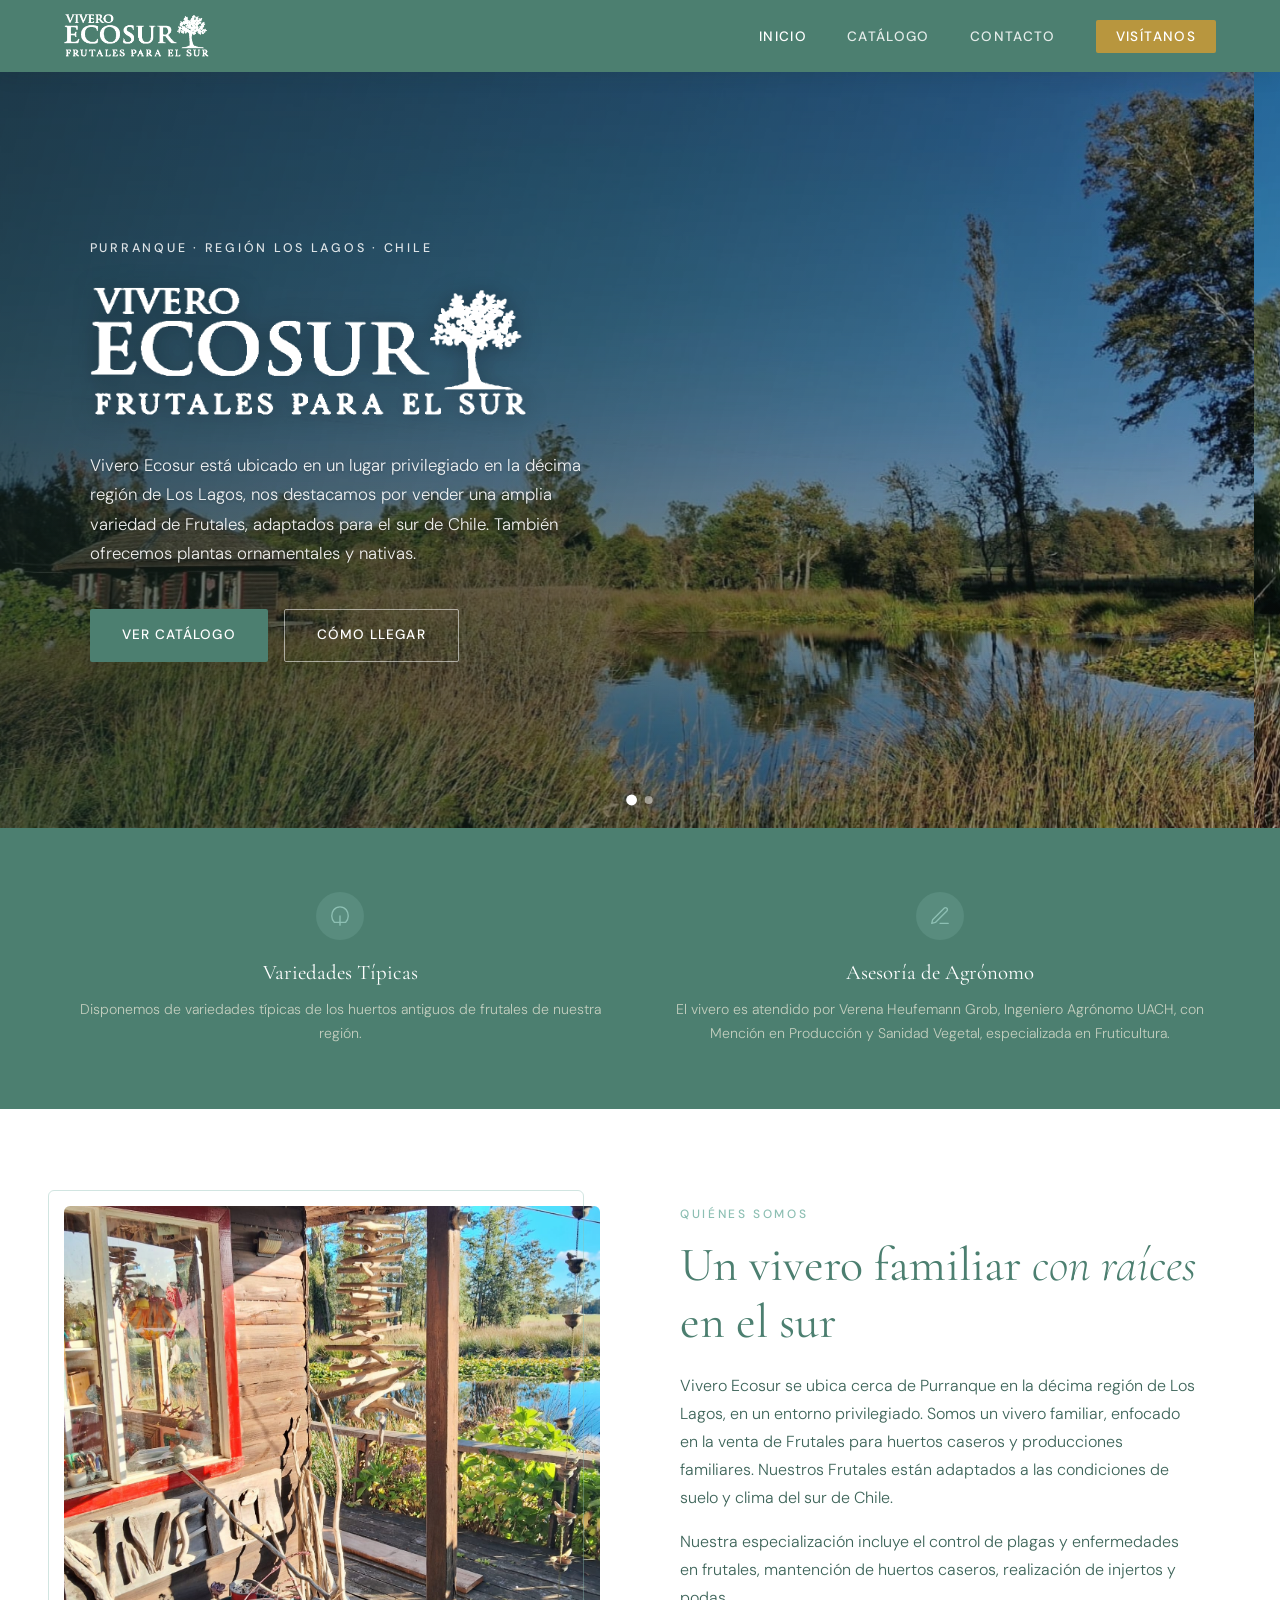
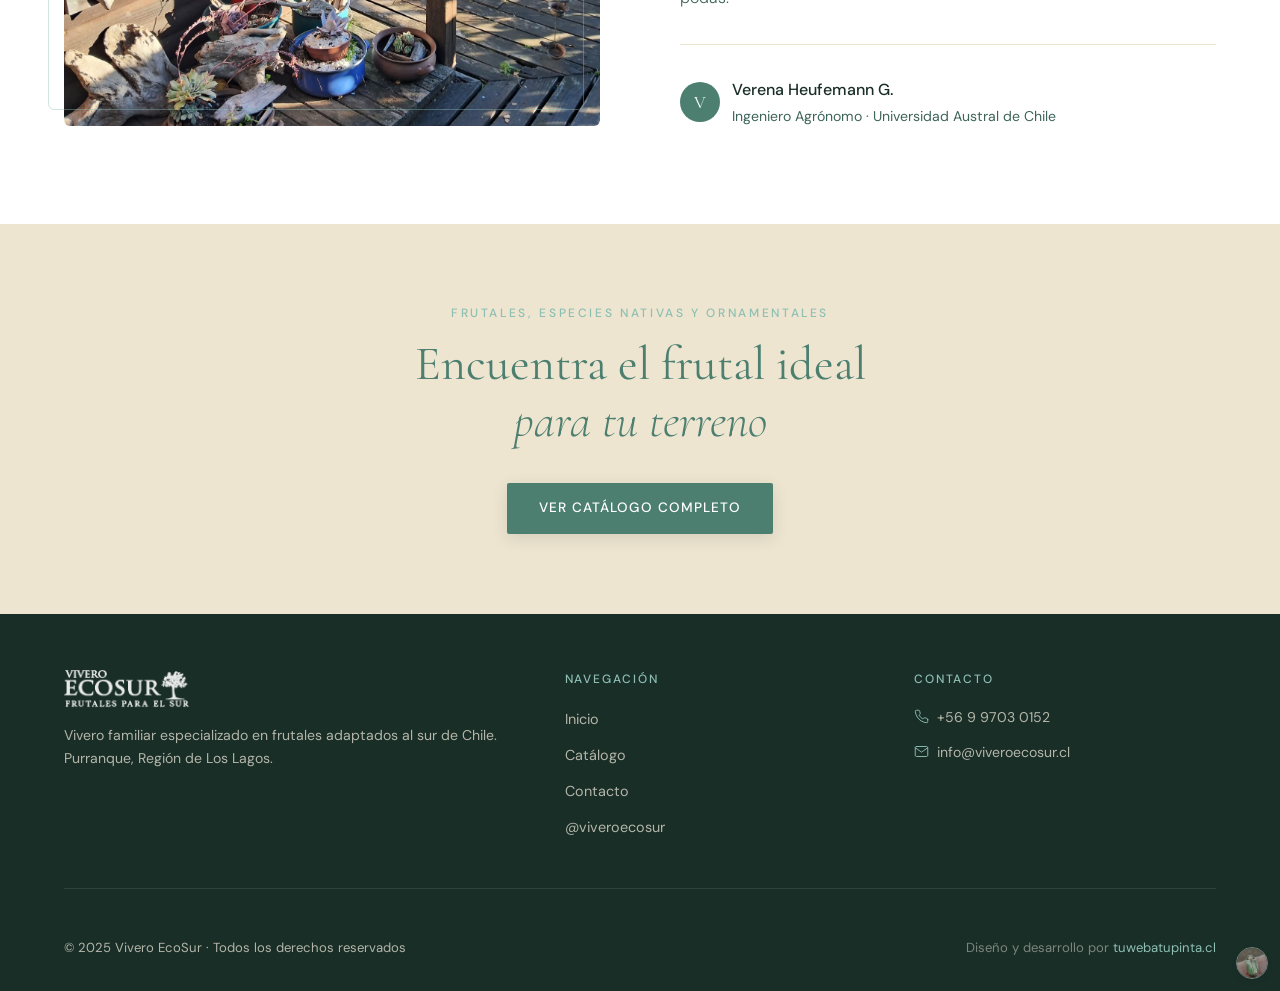
<file: index.html>
<!DOCTYPE html>
<html lang="es">
<head>
  <meta charset="UTF-8">
  <meta name="viewport" content="width=device-width, initial-scale=1.0">
  <title>Vivero EcoSur — Frutales para el Sur de Chile</title>
  <meta name="description" content="Vivero familiar especializado en frutales adaptados al sur de Chile. Purranque, Décima Región de Los Lagos.">
  <meta name="theme-color" content="#4C7F70">
  <link rel="canonical" href="https://viveroecosur.cl/">
  <link rel="stylesheet" href="assets/css/style.css">
  <link rel="preconnect" href="https://fonts.googleapis.com">
  <link rel="preconnect" href="https://fonts.gstatic.com" crossorigin>
</head>
<body>

<nav class="nav">
  <a class="nav-logo" href="index.html"><img src="assets/img/logo.png" alt="Vivero EcoSur"></a>
  <ul class="nav-links">
    <li><a href="index.html" class="active">Inicio</a></li>
    <li><a href="frutales.html">Catálogo</a></li>
    <li><a href="contacto.html">Contacto</a></li>
    <li><a href="contacto.html" class="cta-nav">Visítanos</a></li>
  </ul>
  <button class="nav-toggle" aria-label="Menú"><span></span><span></span><span></span></button>
</nav>

<!-- ─── Hero fullwidth con slider ────────────────────────── -->
<section class="hero">
  <div class="hero-slider" id="heroSlider">
    <div class="hero-slide" style="background-image:url('assets/img/main-06-lago-amplio.jpeg')"></div>
    <div class="hero-slide" style="background-image:url('assets/img/main-02-laguna.jpg')"></div>
  </div>
  <div class="hero-overlay"></div>
  <div class="hero-content">
    <p class="hero-eyebrow">Purranque · Región Los Lagos · Chile</p>
    <img class="hero-logo" src="assets/img/logo.png" alt="Vivero EcoSur — Frutales para el Sur">
    <p class="hero-desc">
      Vivero Ecosur está ubicado en un lugar privilegiado en la décima región de Los Lagos,
      nos destacamos por vender una amplia variedad de Frutales, adaptados para el sur de Chile.
      También ofrecemos plantas ornamentales y nativas.
    </p>
    <div class="hero-ctas">
      <a href="frutales.html" class="btn btn-verde">Ver catálogo</a>
      <a href="contacto.html" class="btn btn-outline">Cómo llegar</a>
    </div>
  </div>
  <div class="hero-dots" id="heroDots">
    <button class="hero-dot active" data-index="0"></button>
    <button class="hero-dot" data-index="1"></button>
  </div>
</section>

<!-- Features -->
<div class="features">
  <div class="feature fade-up">
    <div class="feature-icon">
      <svg viewBox="0 0 24 24" stroke-width="1.5" stroke-linecap="round" stroke-linejoin="round">
        <path d="M12 2C6 2 3 7 3 12c0 3 1.5 5.5 3 7h12c1.5-1.5 3-4 3-7 0-5-3-10-9-10z"/>
        <line x1="12" y1="22" x2="12" y2="12"/>
      </svg>
    </div>
    <h3>Variedades Típicas</h3>
    <p>Disponemos de variedades típicas de los huertos antiguos de frutales de nuestra región.</p>
  </div>
  <div class="feature fade-up" style="transition-delay:.15s">
    <div class="feature-icon">
      <svg viewBox="0 0 24 24" stroke-width="1.5" stroke-linecap="round" stroke-linejoin="round">
        <path d="M12 20h9"/><path d="M16.5 3.5a2.121 2.121 0 013 3L7 19l-4 1 1-4L16.5 3.5z"/>
      </svg>
    </div>
    <h3>Asesoría de Agrónomo</h3>
    <p>El vivero es atendido por Verena Heufemann Grob, Ingeniero Agrónomo UACH, con Mención en Producción y Sanidad Vegetal, especializada en Fruticultura.</p>
  </div>
</div>

<!-- About - ahora con foto de oficina -->
<section class="section about">
  <div class="about-img fade-up">
    <img src="assets/img/oficina.jpg" alt="Oficina del Vivero EcoSur, Purranque" loading="lazy">
  </div>
  <div class="about-text">
    <p class="section-label fade-up">Quiénes somos</p>
    <h2 class="section-title fade-up">Un vivero familiar <em>con raíces</em> en el sur</h2>
    <p class="section-desc fade-up">Vivero Ecosur se ubica cerca de Purranque en la décima región de Los Lagos, en un entorno privilegiado. Somos un vivero familiar, enfocado en la venta de Frutales para huertos caseros y producciones familiares. Nuestros Frutales están adaptados a las condiciones de suelo y clima del sur de Chile.</p>
    <p class="section-desc fade-up" style="margin-top:1rem;transition-delay:.1s">Nuestra especialización incluye el control de plagas y enfermedades en frutales, mantención de huertos caseros, realización de injertos y podas.</p>
    <div class="about-verena fade-up" style="transition-delay:.2s">
      <div class="about-verena-dot">V</div>
      <div>
        <strong>Verena Heufemann G.</strong>
        <p>Ingeniero Agrónomo · Universidad Austral de Chile</p>
      </div>
    </div>
  </div>
</section>

<!-- CTA -->
<section class="cta-banner">
  <p class="section-label fade-up">Frutales, especies nativas y ornamentales</p>
  <h2 class="section-title fade-up">Encuentra el frutal ideal<br><em>para tu terreno</em></h2>
  <div class="fade-up" style="transition-delay:.15s">
    <a href="frutales.html" class="btn btn-verde">Ver catálogo completo</a>
  </div>
</section>

<!-- Footer -->
<footer>
  <div class="footer-grid">
    <div>
      <div class="footer-logo"><img src="assets/img/logo.png" alt="Vivero EcoSur"></div>
      <p class="footer-tagline">Vivero familiar especializado en frutales adaptados al sur de Chile. Purranque, Región de Los Lagos.</p>
    </div>
    <div class="footer-col">
      <h4>Navegación</h4>
      <ul>
        <li><a href="index.html">Inicio</a></li>
        <li><a href="frutales.html">Catálogo</a></li>
        <li><a href="contacto.html">Contacto</a></li>
        <li><a href="https://www.instagram.com/viveroecosur/" target="_blank" rel="noopener">@viveroecosur</a></li>
      </ul>
    </div>
    <div class="footer-col">
      <h4>Contacto</h4>
      <div class="footer-contact-item">
        <svg viewBox="0 0 24 24" stroke-width="1.5" stroke-linecap="round" stroke-linejoin="round"><path d="M22 16.92v3a2 2 0 01-2.18 2 19.79 19.79 0 01-8.63-3.07 19.5 19.5 0 01-6-6A19.79 19.79 0 012.12 4.18 2 2 0 014.11 2h3a2 2 0 012 1.72c.127.96.361 1.903.7 2.81a2 2 0 01-.45 2.11L8.09 9.91a16 16 0 006 6l1.27-1.27a2 2 0 012.11-.45c.907.339 1.85.573 2.81.7A2 2 0 0122 16.92z"/></svg>
        <a href="tel:+56999703152">+56 9 9703 0152</a>
      </div>
      <div class="footer-contact-item">
        <svg viewBox="0 0 24 24" stroke-width="1.5" stroke-linecap="round" stroke-linejoin="round"><path d="M4 4h16c1.1 0 2 .9 2 2v12c0 1.1-.9 2-2 2H4c-1.1 0-2-.9-2-2V6c0-1.1.9-2 2-2z"/><polyline points="22,6 12,13 2,6"/></svg>
        <a href="mailto:info@viveroecosur.cl">info@viveroecosur.cl</a>
      </div>
    </div>
  </div>
  <div class="footer-bottom">
    <span>© 2025 Vivero EcoSur · Todos los derechos reservados</span>
    <span class="footer-brand">Diseño y desarrollo por <a href="https://tuwebatupinta.cl" target="_blank" rel="noopener">tuwebatupinta.cl</a></span>
  </div>

  <!-- Amuleto sneaky -->
  <div class="amuleto" aria-hidden="true" title="Amuleto de suerte">
    <img src="assets/img/amuleto.jpg" alt="">
  </div>
</footer>

<script src="assets/js/main.js"></script>
</body>
</html>
</file>
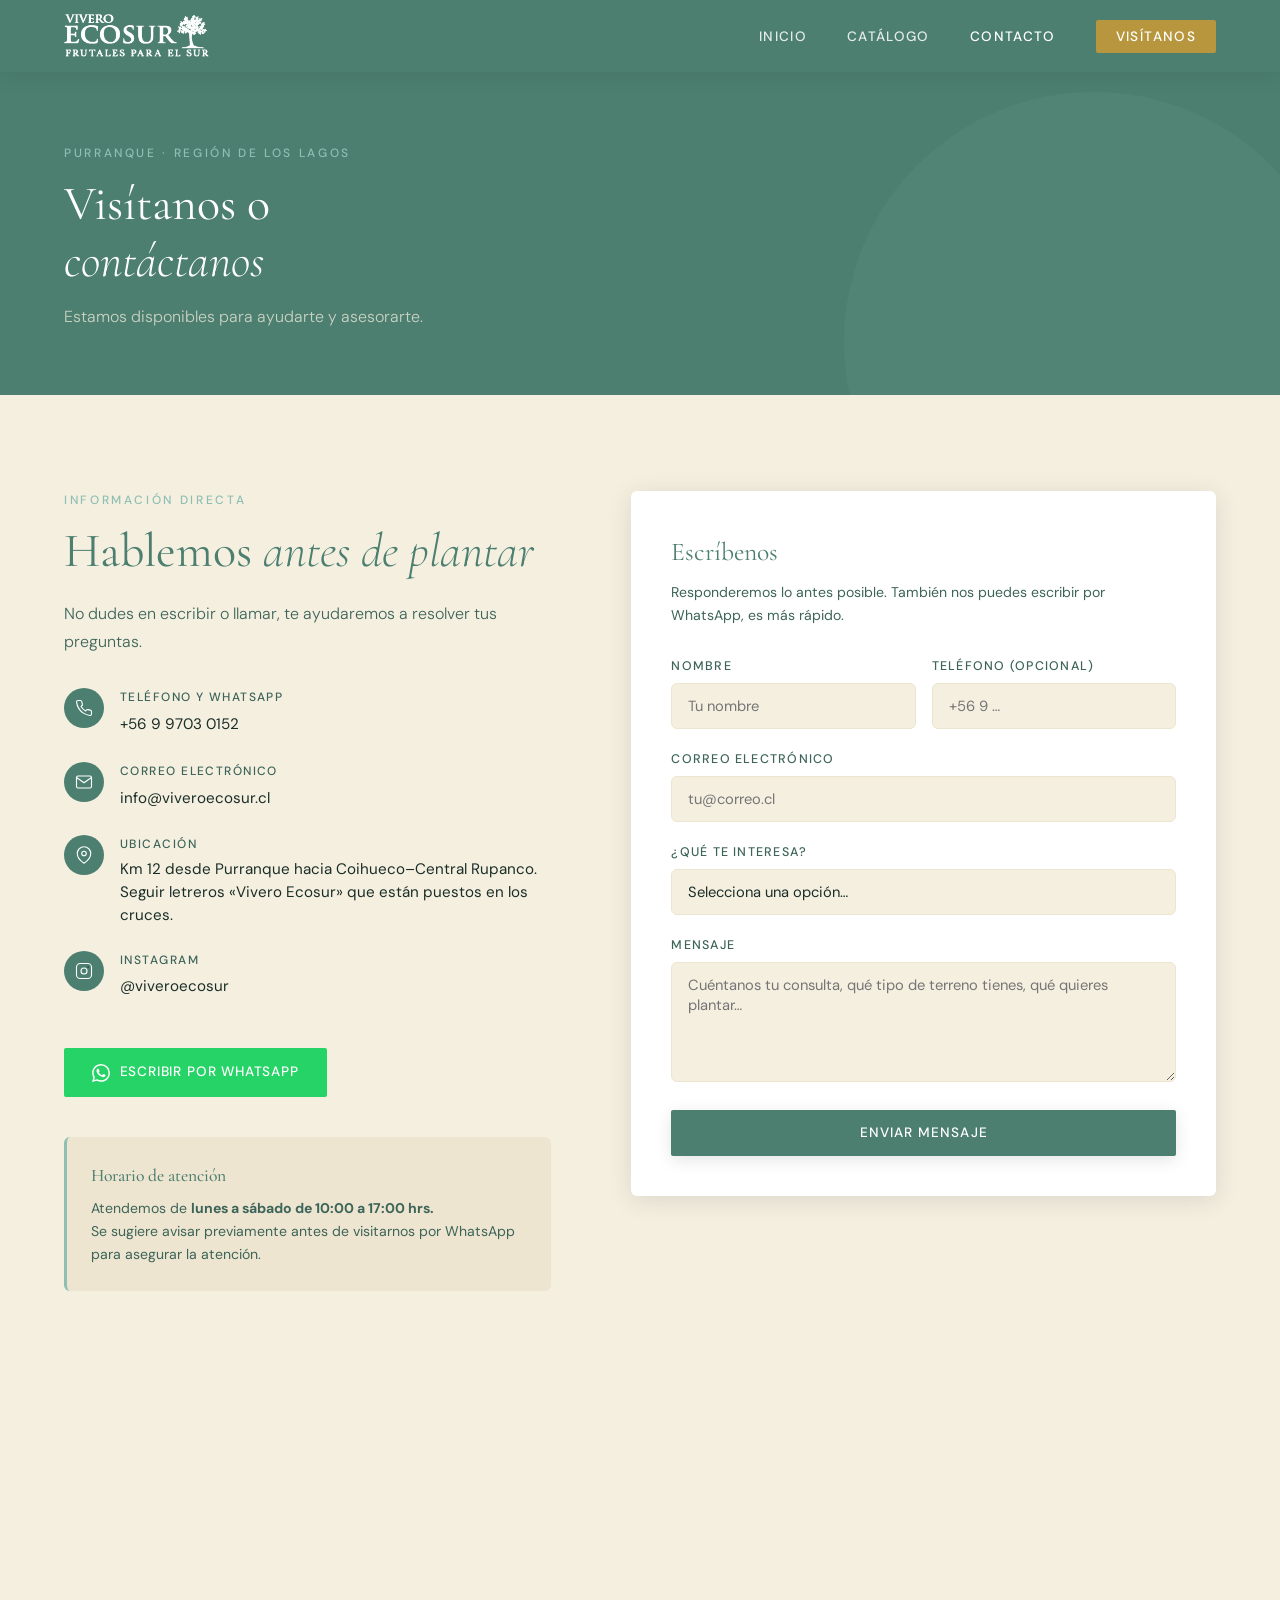
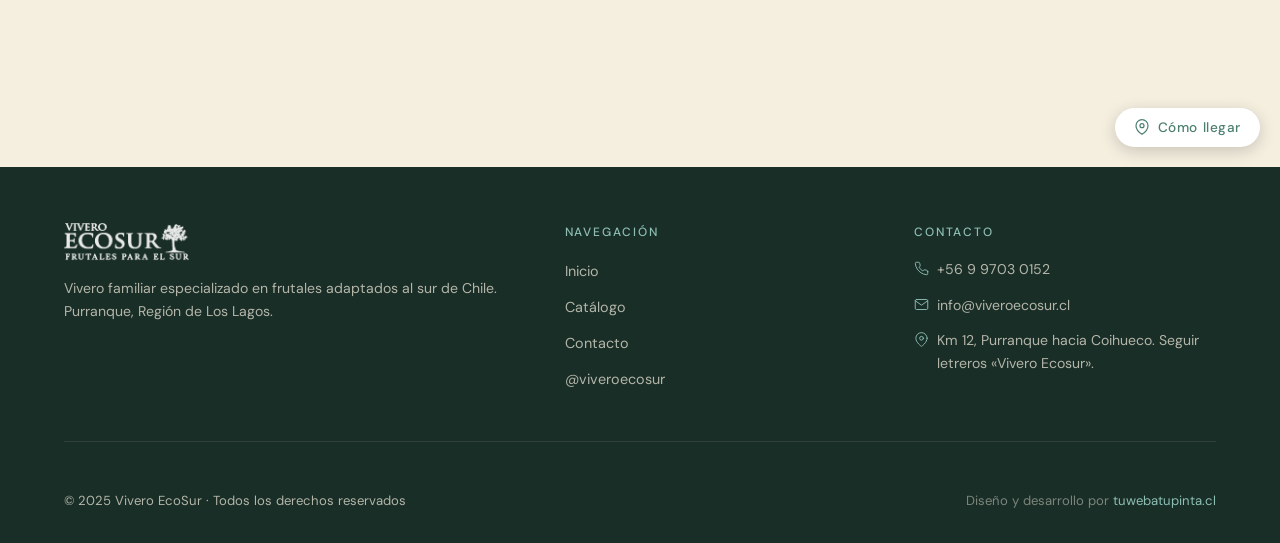
<file: contacto.html>
<!DOCTYPE html>
<html lang="es">
<head>
  <meta charset="UTF-8">
  <meta name="viewport" content="width=device-width, initial-scale=1.0">
  <title>Contacto — Vivero EcoSur</title>
  <meta name="description" content="Visítanos en Purranque, km 12 hacia Coihueco. Atención lunes a sábado 10 a 17 hrs. Teléfono: +56 9 9703 0152.">
  <meta name="theme-color" content="#4C7F70">
  <link rel="canonical" href="https://viveroecosur.cl/contacto">
  <link rel="stylesheet" href="assets/css/style.css">
  <link rel="preconnect" href="https://fonts.googleapis.com">
  <link rel="preconnect" href="https://fonts.gstatic.com" crossorigin>
</head>
<body>

<!-- ─── Nav ─────────────────────────────────────────── -->
<nav class="nav" role="navigation" aria-label="Navegación principal">
  <a class="nav-logo" href="index.html" aria-label="Vivero EcoSur — Inicio">
    <img src="assets/img/logo.png" alt="Vivero EcoSur">
  </a>
  <ul class="nav-links" role="list">
    <li><a href="index.html">Inicio</a></li>
    <li><a href="frutales.html">Catálogo</a></li>
    <li><a href="contacto.html" class="active">Contacto</a></li>
    <li><a href="contacto.html" class="cta-nav">Visítanos</a></li>
  </ul>
  <button class="nav-toggle" aria-label="Menú" aria-expanded="false">
    <span></span><span></span><span></span>
  </button>
</nav>

<!-- ─── Page Header ───────────────────────────────────── -->
<header class="page-header" role="banner">
  <p class="section-label">Purranque · Región de Los Lagos</p>
  <h1 class="section-title">Visítanos o<br><em>contáctanos</em></h1>
  <p class="section-desc" style="margin-top:0.75rem">
    Estamos disponibles para ayudarte y asesorarte.
  </p>
</header>

<!-- ─── Contacto Grid ─────────────────────────────────── -->
<section class="section" aria-label="Información de contacto y formulario">
  <div class="contacto-grid">

    <!-- Info -->
    <div class="contacto-info fade-up">
      <p class="section-label">Información directa</p>
      <h2 class="section-title">Hablemos <em>antes de plantar</em></h2>
      <p class="section-desc">
        No dudes en escribir o llamar, te ayudaremos a resolver tus preguntas.
      </p>

      <div class="info-item" style="margin-top:2rem">
        <div class="info-icon">
          <svg viewBox="0 0 24 24" stroke-width="1.5" stroke-linecap="round" stroke-linejoin="round">
            <path d="M22 16.92v3a2 2 0 01-2.18 2 19.79 19.79 0 01-8.63-3.07 19.5 19.5 0 01-6-6A19.79 19.79 0 012.12 4.18 2 2 0 014.11 2h3a2 2 0 012 1.72c.127.96.361 1.903.7 2.81a2 2 0 01-.45 2.11L8.09 9.91a16 16 0 006 6l1.27-1.27a2 2 0 012.11-.45c.907.339 1.85.573 2.81.7A2 2 0 0122 16.92z"/>
          </svg>
        </div>
        <div>
          <h4>Teléfono y WhatsApp</h4>
          <a href="tel:+56999703 0152">+56 9 9703 0152</a>
        </div>
      </div>

      <div class="info-item">
        <div class="info-icon">
          <svg viewBox="0 0 24 24" stroke-width="1.5" stroke-linecap="round" stroke-linejoin="round">
            <path d="M4 4h16c1.1 0 2 .9 2 2v12c0 1.1-.9 2-2 2H4c-1.1 0-2-.9-2-2V6c0-1.1.9-2 2-2z"/>
            <polyline points="22,6 12,13 2,6"/>
          </svg>
        </div>
        <div>
          <h4>Correo electrónico</h4>
          <a href="mailto:info@viveroecosur.cl">info@viveroecosur.cl</a>
        </div>
      </div>

      <div class="info-item">
        <div class="info-icon">
          <svg viewBox="0 0 24 24" stroke-width="1.5" stroke-linecap="round" stroke-linejoin="round">
            <path d="M21 10c0 7-9 13-9 13s-9-6-9-13a9 9 0 0118 0z"/>
            <circle cx="12" cy="10" r="3"/>
          </svg>
        </div>
        <div>
          <h4>Ubicación</h4>
          <p>Km 12 desde Purranque hacia Coihueco–Central Rupanco.<br>Seguir letreros «Vivero Ecosur» que están puestos en los cruces.</p>
        </div>
      </div>

      <div class="info-item">
        <div class="info-icon">
          <svg viewBox="0 0 24 24" stroke-width="1.5" stroke-linecap="round" stroke-linejoin="round">
            <rect x="2" y="2" width="20" height="20" rx="5" ry="5"/>
            <circle cx="12" cy="12" r="4"/>
            <circle cx="17.5" cy="6.5" r="1" fill="currentColor" stroke="none"/>
          </svg>
        </div>
        <div>
          <h4>Instagram</h4>
          <a href="https://www.instagram.com/viveroecosur/" target="_blank" rel="noopener">@viveroecosur</a>
        </div>
      </div>

      <!-- WhatsApp directo -->
      <a
        class="whatsapp-btn"
        href="https://wa.me/56999703 0152?text=Hola%2C%20me%20interesa%20información%20sobre%20los%20frutales%20del%20vivero."
        target="_blank"
        rel="noopener"
        aria-label="Contactar por WhatsApp"
      >
        <svg viewBox="0 0 24 24" xmlns="http://www.w3.org/2000/svg">
          <path d="M17.472 14.382c-.297-.149-1.758-.867-2.03-.967-.273-.099-.471-.148-.67.15-.197.297-.767.966-.94 1.164-.173.199-.347.223-.644.075-.297-.15-1.255-.463-2.39-1.475-.883-.788-1.48-1.761-1.653-2.059-.173-.297-.018-.458.13-.606.134-.133.298-.347.446-.52.149-.174.198-.298.298-.497.099-.198.05-.371-.025-.52-.075-.149-.669-1.612-.916-2.207-.242-.579-.487-.5-.669-.51-.173-.008-.371-.01-.57-.01-.198 0-.52.074-.792.372-.272.297-1.04 1.016-1.04 2.479 0 1.462 1.065 2.875 1.213 3.074.149.198 2.096 3.2 5.077 4.487.709.306 1.262.489 1.694.625.712.227 1.36.195 1.871.118.571-.085 1.758-.719 2.006-1.413.248-.694.248-1.289.173-1.413-.074-.124-.272-.198-.57-.347m-5.421 7.403h-.004a9.87 9.87 0 01-5.031-1.378l-.361-.214-3.741.982.998-3.648-.235-.374a9.86 9.86 0 01-1.51-5.26c.001-5.45 4.436-9.884 9.888-9.884 2.64 0 5.122 1.03 6.988 2.898a9.825 9.825 0 012.893 6.994c-.003 5.45-4.437 9.884-9.885 9.884m8.413-18.297A11.815 11.815 0 0012.05 0C5.495 0 .16 5.335.157 11.892c0 2.096.547 4.142 1.588 5.945L.057 24l6.305-1.654a11.882 11.882 0 005.683 1.448h.005c6.554 0 11.89-5.335 11.893-11.893a11.821 11.821 0 00-3.48-8.413z"/>
        </svg>
        Escribir por WhatsApp
      </a>

      <div class="contacto-horario">
        <h4>Horario de atención</h4>
        <p>
          Atendemos de <strong>lunes a sábado de 10:00 a 17:00 hrs.</strong><br>
          Se sugiere avisar previamente antes de visitarnos por WhatsApp para asegurar la atención.
        </p>
      </div>
    </div>

    <!-- Formulario -->
    <div class="fade-up" style="transition-delay:0.15s">
      <div class="form-card">
        <h3>Escríbenos</h3>
        <p>Responderemos lo antes posible. También nos puedes escribir por WhatsApp, es más rápido.</p>

        <form id="contact-form" novalidate>
          <input type="hidden" name="access_key" value="cce35af2-34da-418b-8138-a85417afa738">
          <input type="hidden" name="subject" value="Nuevo mensaje desde viveroecosur.cl">
          <input type="hidden" name="from_name" value="Vivero EcoSur Web">

          <div class="form-row">
            <div class="form-group">
              <label for="nombre">Nombre</label>
              <input id="nombre" name="nombre" type="text" placeholder="Tu nombre" required autocomplete="given-name">
            </div>
            <div class="form-group">
              <label for="telefono">Teléfono (opcional)</label>
              <input id="telefono" name="telefono" type="tel" placeholder="+56 9 …" autocomplete="tel">
            </div>
          </div>

          <div class="form-group">
            <label for="email">Correo electrónico</label>
            <input id="email" name="email" type="email" placeholder="tu@correo.cl" required autocomplete="email">
          </div>

          <div class="form-group">
            <label for="asunto">¿Qué te interesa?</label>
            <select id="asunto" name="asunto">
              <option value="">Selecciona una opción…</option>
              <option value="Consulta sobre frutales">Consulta sobre frutales</option>
              <option value="Disponibilidad y precios">Disponibilidad y precios</option>
              <option value="Asesoría de plantación">Asesoría de plantación</option>
              <option value="Injertos y podas">Injertos y podas</option>
              <option value="Otro">Otro</option>
            </select>
          </div>

          <div class="form-group">
            <label for="mensaje">Mensaje</label>
            <textarea id="mensaje" name="mensaje" placeholder="Cuéntanos tu consulta, qué tipo de terreno tienes, qué quieres plantar…" required></textarea>
          </div>

          <input type="text" name="_gotcha" style="display:none" tabindex="-1" autocomplete="off">

          <button type="submit" class="btn btn-verde" style="width:100%;justify-content:center">
            Enviar mensaje
          </button>
        </form>

        <div id="form-success" class="form-success">
          <svg viewBox="0 0 24 24" stroke-width="1.5" stroke-linecap="round" stroke-linejoin="round">
            <path d="M22 11.08V12a10 10 0 11-5.93-9.14"/>
            <polyline points="22 4 12 14.01 9 11.01"/>
          </svg>
          <h4>¡Mensaje enviado!</h4>
          <p>Gracias por escribirnos. Te responderemos a la brevedad.<br>Si necesitas respuesta urgente, escríbenos por WhatsApp.</p>
        </div>
      </div>
    </div>

  </div>
</section>

<!-- ─── Mapa ───────────────────────────────────────────── -->
<div class="mapa-section" aria-label="Ubicación en mapa">
  <iframe
    title="Ubicación Vivero EcoSur — Purranque"
    src="https://www.google.com/maps?q=Vivero+EcoSur+Purranque&hl=es&z=13&output=embed"
    loading="lazy"
    referrerpolicy="no-referrer-when-downgrade"
    allowfullscreen
  ></iframe>
  <a
    class="mapa-cta"
    href="https://www.google.com/maps/dir/?api=1&destination=Vivero+EcoSur+Purranque"
    target="_blank"
    rel="noopener"
  >
    <svg viewBox="0 0 24 24" stroke-width="1.8" stroke-linecap="round" stroke-linejoin="round" fill="none">
      <path d="M21 10c0 7-9 13-9 13s-9-6-9-13a9 9 0 0118 0z"/>
      <circle cx="12" cy="10" r="3"/>
    </svg>
    Cómo llegar
  </a>
</div>

<!-- ─── Footer ────────────────────────────────────────── -->
<footer role="contentinfo">
  <div class="footer-grid">
    <div>
      <div class="footer-logo">
        <img src="assets/img/logo.png" alt="Vivero EcoSur">
      </div>
      <p class="footer-tagline">
        Vivero familiar especializado en frutales adaptados al sur de Chile.<br>
        Purranque, Región de Los Lagos.
      </p>
    </div>
    <div class="footer-col">
      <h4>Navegación</h4>
      <ul>
        <li><a href="index.html">Inicio</a></li>
        <li><a href="frutales.html">Catálogo</a></li>
        <li><a href="contacto.html">Contacto</a></li>
        <li><a href="https://www.instagram.com/viveroecosur/" target="_blank" rel="noopener">@viveroecosur</a></li>
      </ul>
    </div>
    <div class="footer-col">
      <h4>Contacto</h4>
      <div class="footer-contact-item">
        <svg viewBox="0 0 24 24" stroke-width="1.5" stroke-linecap="round" stroke-linejoin="round"><path d="M22 16.92v3a2 2 0 01-2.18 2 19.79 19.79 0 01-8.63-3.07 19.5 19.5 0 01-6-6A19.79 19.79 0 012.12 4.18 2 2 0 014.11 2h3a2 2 0 012 1.72c.127.96.361 1.903.7 2.81a2 2 0 01-.45 2.11L8.09 9.91a16 16 0 006 6l1.27-1.27a2 2 0 012.11-.45c.907.339 1.85.573 2.81.7A2 2 0 0122 16.92z"/></svg>
        <a href="tel:+56999703 0152">+56 9 9703 0152</a>
      </div>
      <div class="footer-contact-item">
        <svg viewBox="0 0 24 24" stroke-width="1.5" stroke-linecap="round" stroke-linejoin="round"><path d="M4 4h16c1.1 0 2 .9 2 2v12c0 1.1-.9 2-2 2H4c-1.1 0-2-.9-2-2V6c0-1.1.9-2 2-2z"/><polyline points="22,6 12,13 2,6"/></svg>
        <a href="mailto:info@viveroecosur.cl">info@viveroecosur.cl</a>
      </div>
      <div class="footer-contact-item">
        <svg viewBox="0 0 24 24" stroke-width="1.5" stroke-linecap="round" stroke-linejoin="round"><path d="M21 10c0 7-9 13-9 13s-9-6-9-13a9 9 0 0118 0z"/><circle cx="12" cy="10" r="3"/></svg>
        <span>Km 12, Purranque hacia Coihueco. Seguir letreros «Vivero Ecosur».</span>
      </div>
    </div>
  </div>
  <div class="footer-bottom">
    <span>© 2025 Vivero EcoSur · Todos los derechos reservados</span>
    <span class="footer-brand">Diseño y desarrollo por <a href="https://tuwebatupinta.cl" target="_blank" rel="noopener">tuwebatupinta.cl</a></span>
  </div>
</footer>

<script src="assets/js/main.js"></script>
</body>
</html>
</file>
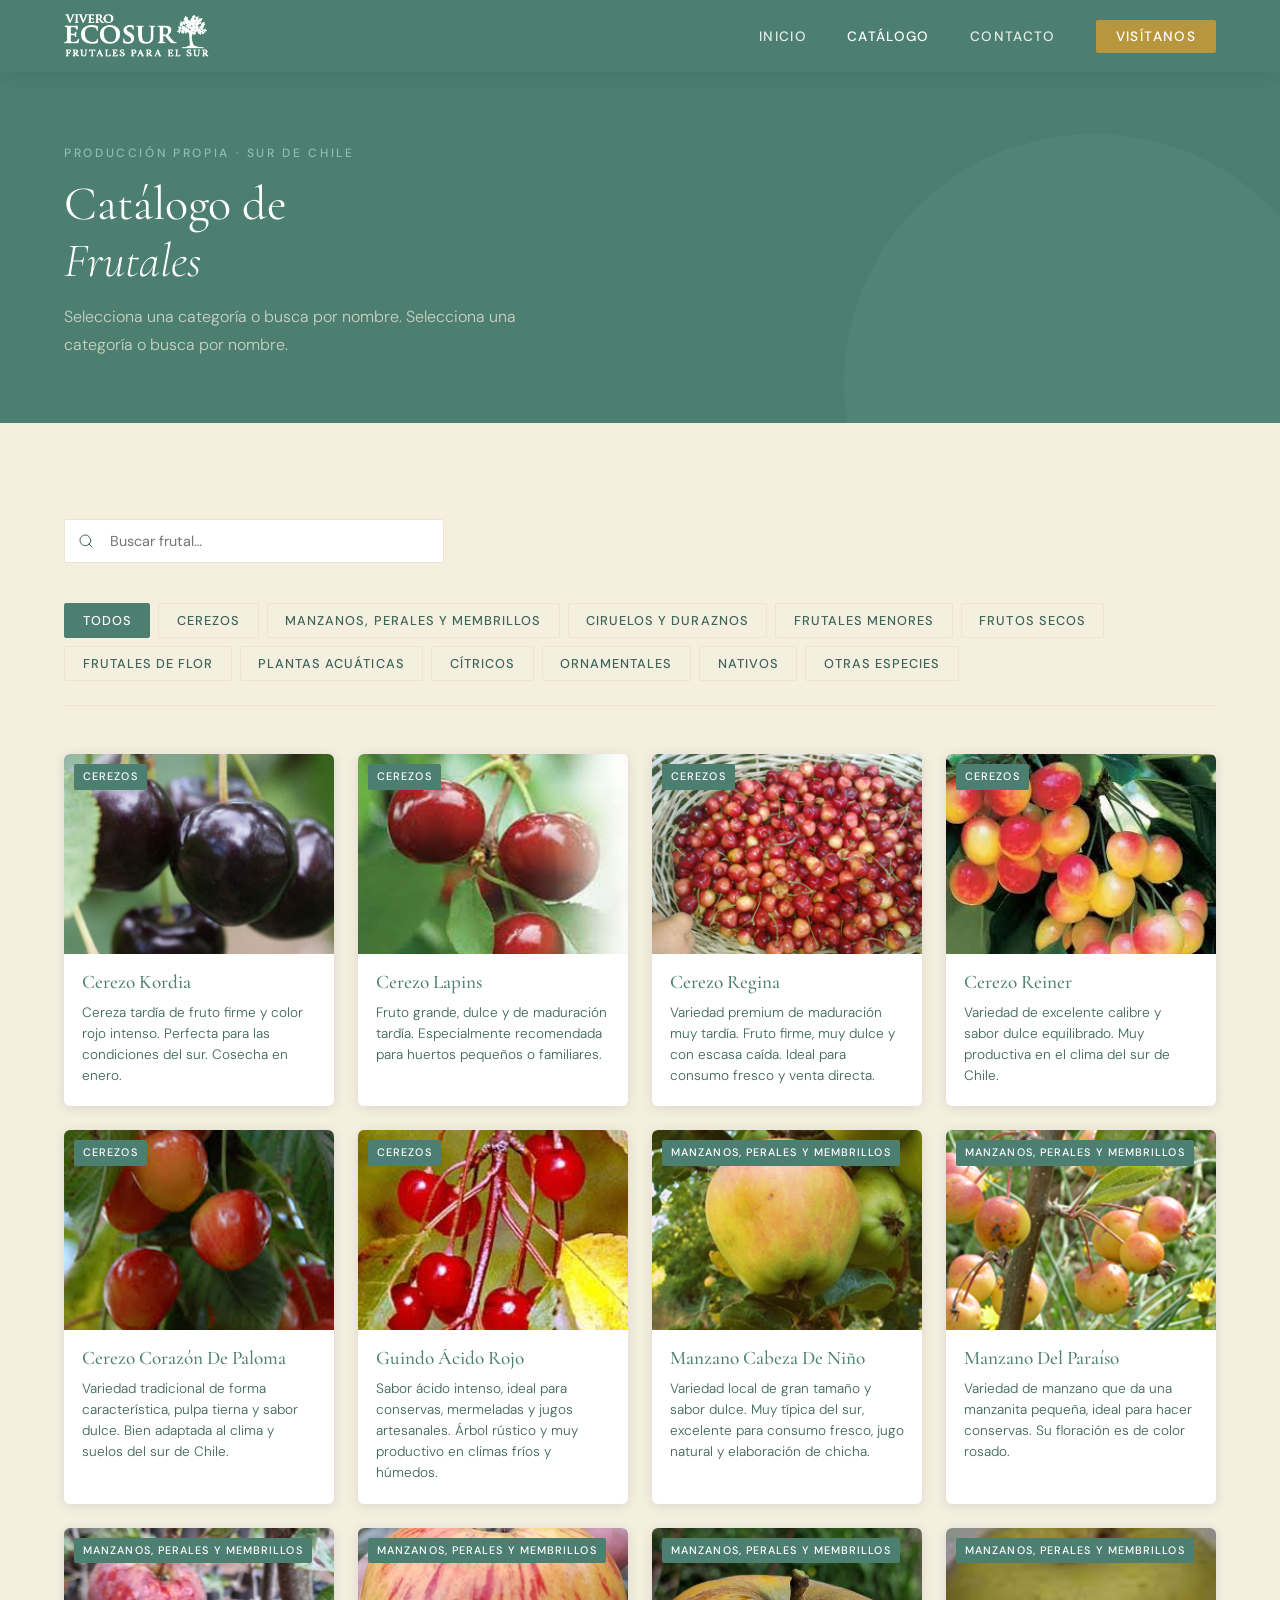
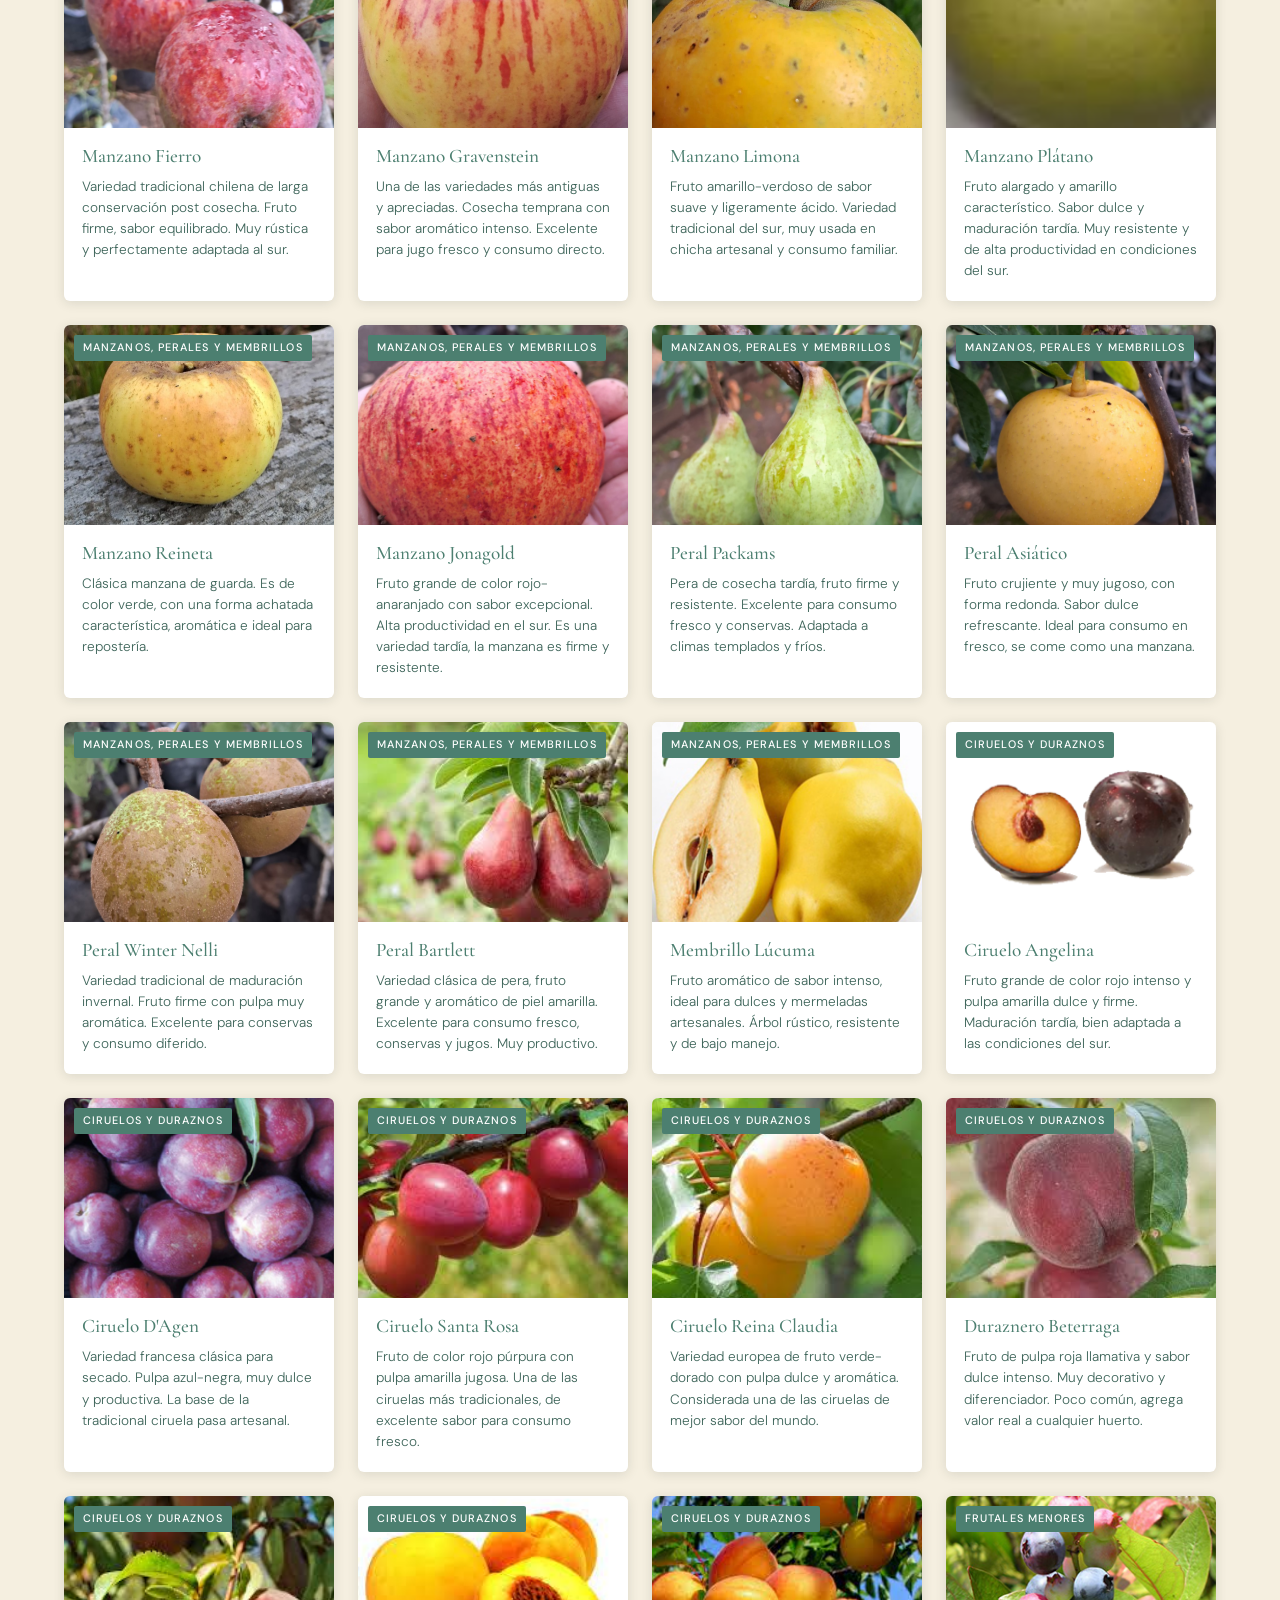
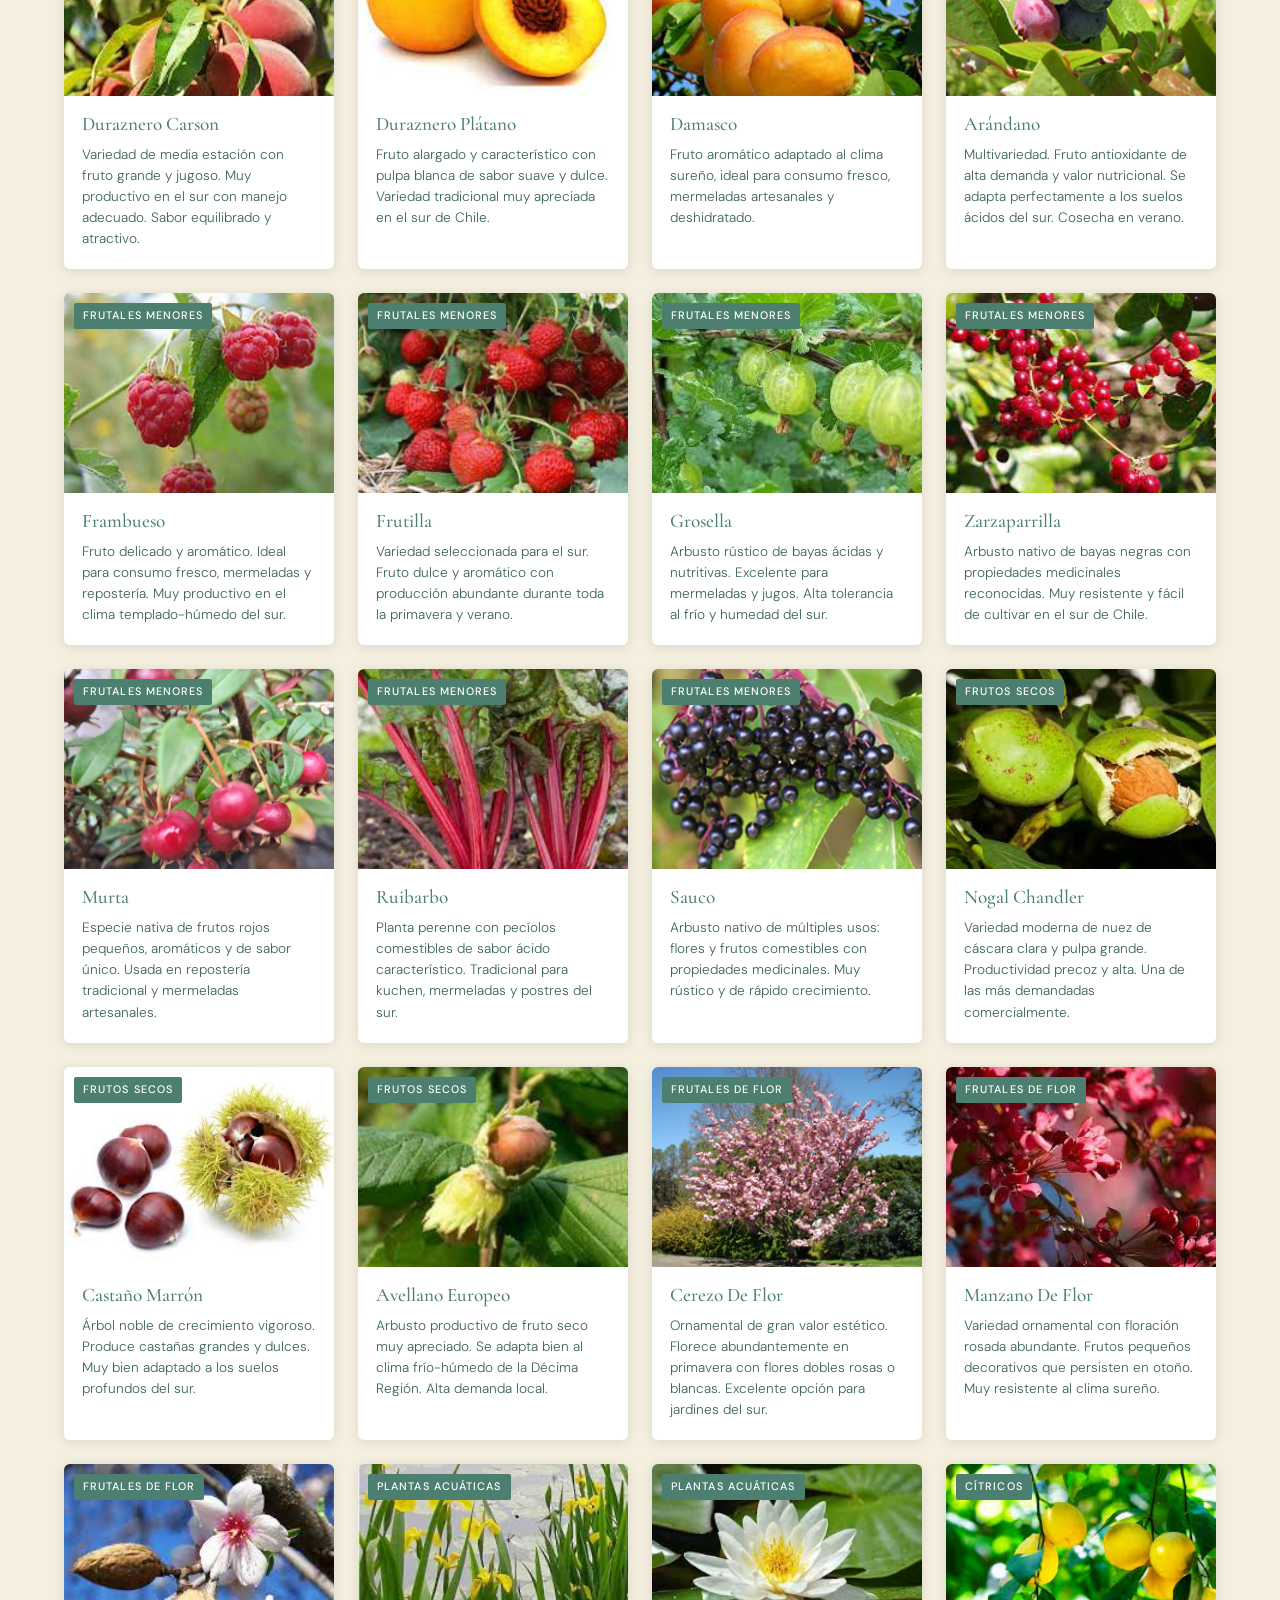
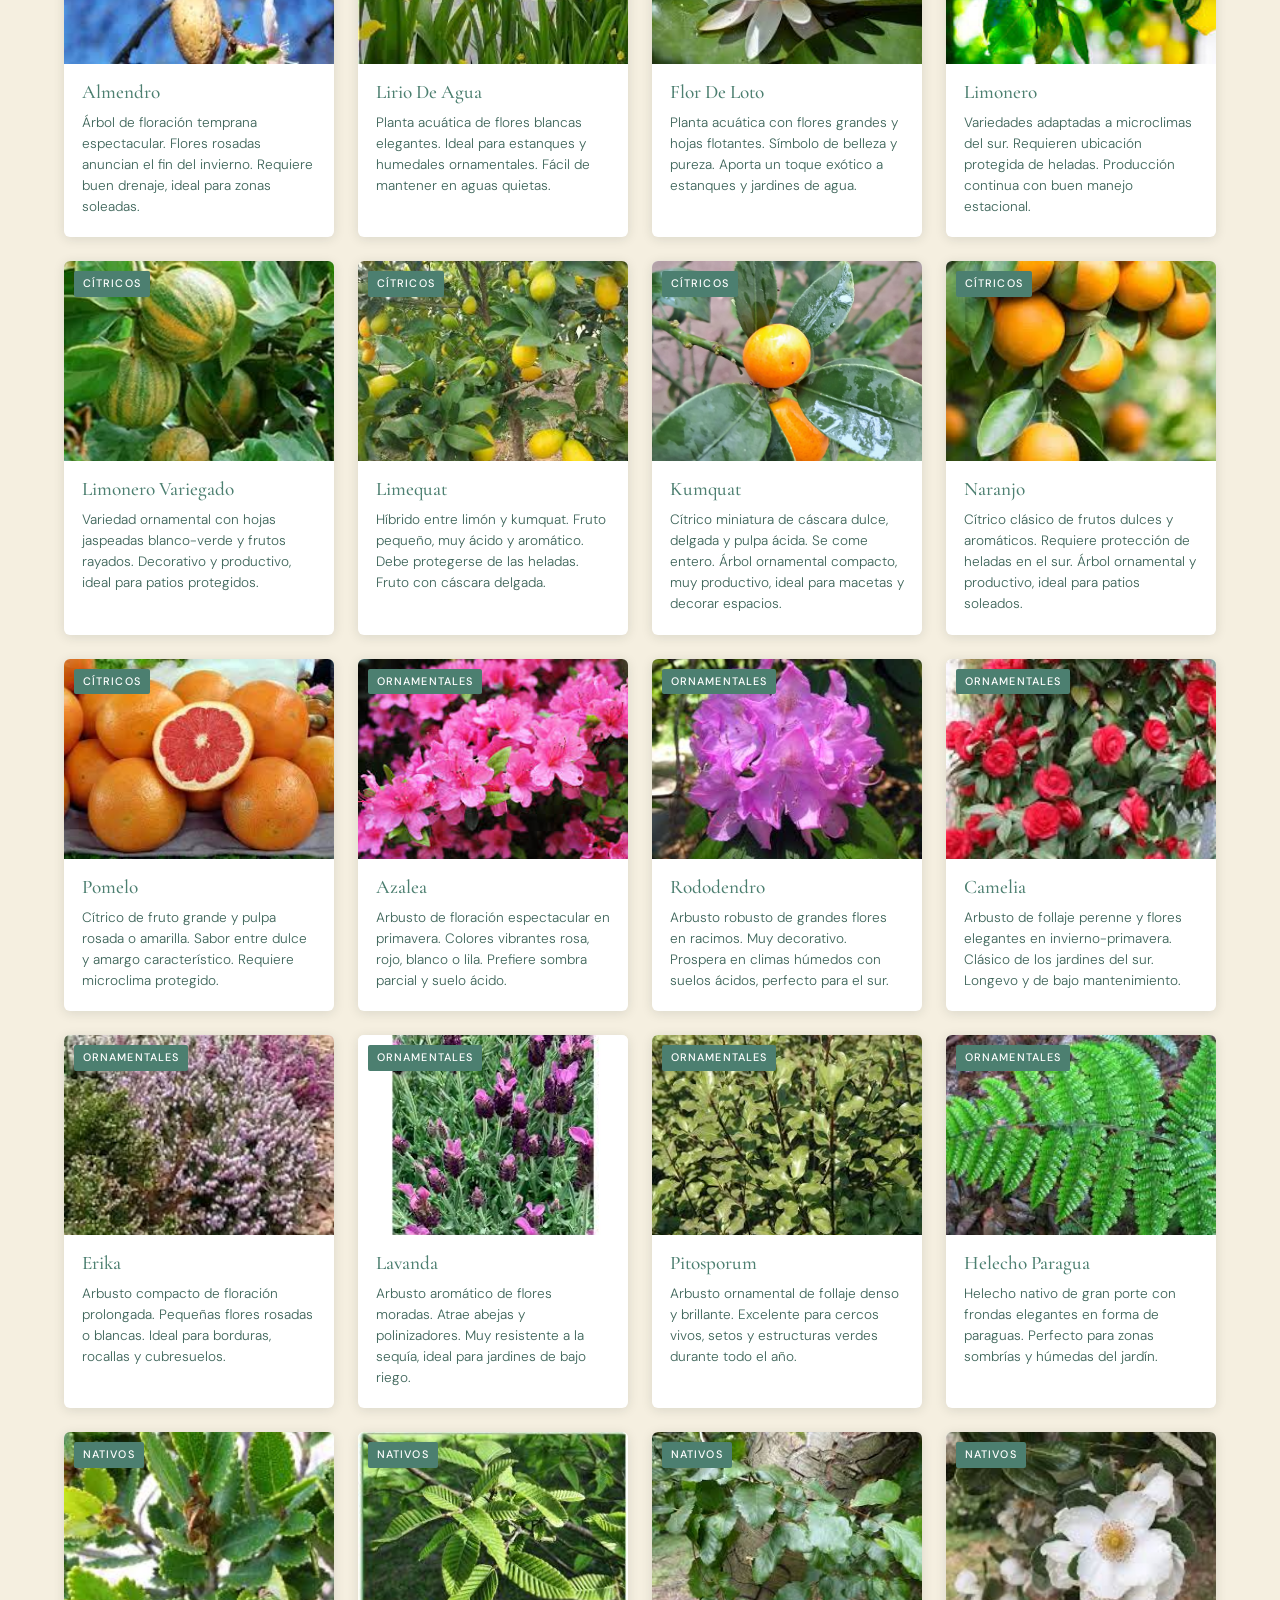
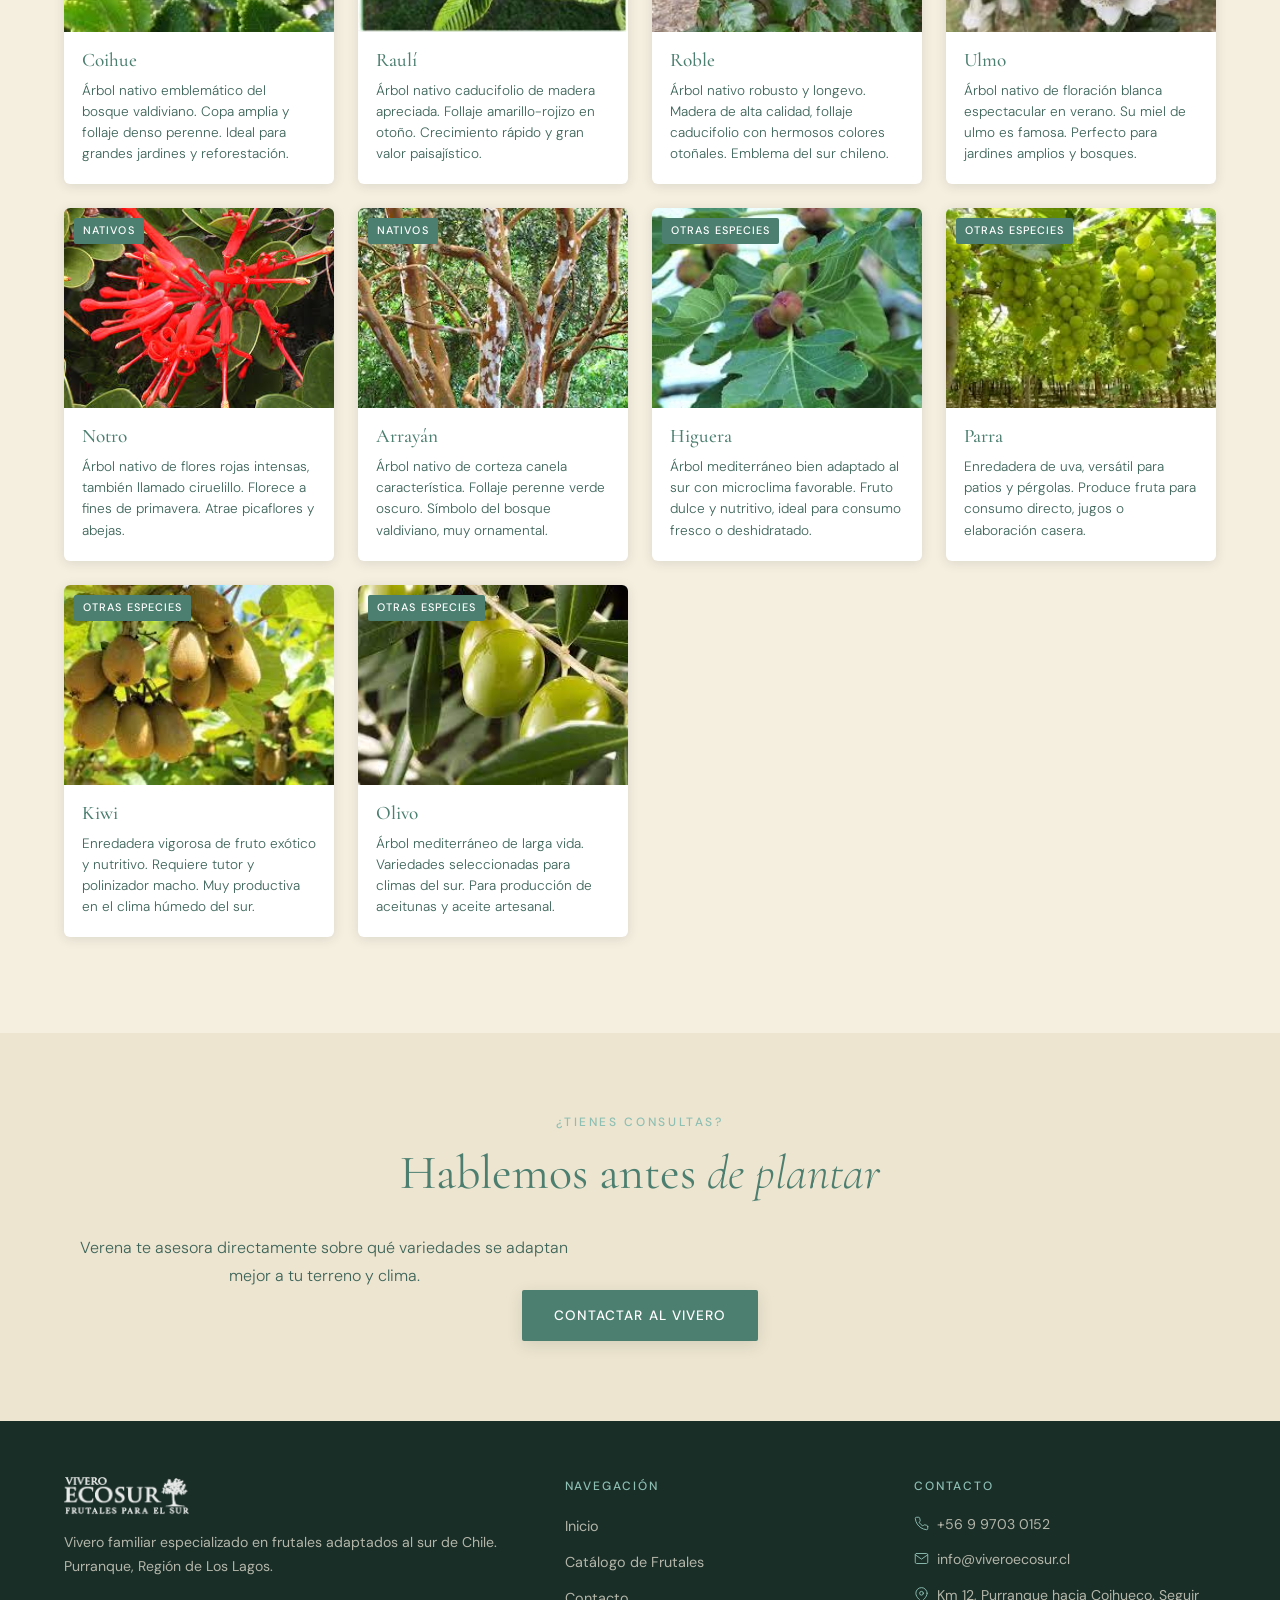
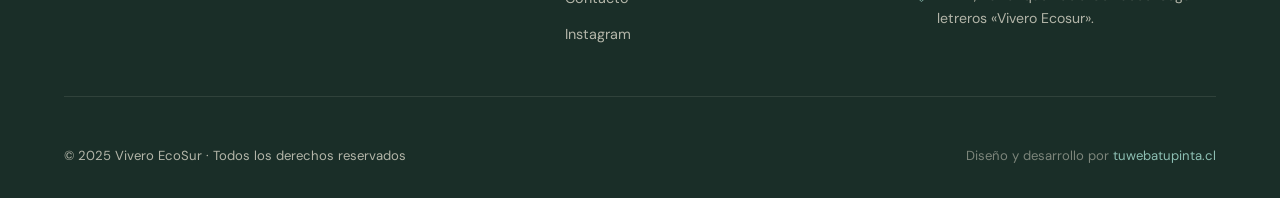
<file: frutales.html>
<!DOCTYPE html>
<html lang="es">
<head>
  <meta charset="UTF-8">
  <meta name="viewport" content="width=device-width, initial-scale=1.0">
  <title>Catálogo de Frutales — Vivero EcoSur</title>
  <meta name="description" content="Más de 40 variedades de frutales adaptados al sur de Chile. Cerezas, manzanos, berries, frutos secos, cítricos y ornamentales. Purranque, Décima Región.">
  <meta name="theme-color" content="#2A4A36">
  <link rel="canonical" href="https://viveroecosur.cl/frutales">
  <meta property="og:title" content="Catálogo de Frutales — Vivero EcoSur">
  <meta property="og:description" content="Más de 40 variedades producidas en el vivero, adaptadas al clima del sur de Chile.">
  <meta property="og:url" content="https://viveroecosur.cl/frutales">
  <link rel="stylesheet" href="assets/css/style.css">
  <link rel="preconnect" href="https://fonts.googleapis.com">
  <link rel="preconnect" href="https://fonts.gstatic.com" crossorigin>
</head>
<body>

<!-- ─── Nav ─────────────────────────────────────────── -->
<nav class="nav" role="navigation" aria-label="Navegación principal">
  <a class="nav-logo" href="index.html" aria-label="Vivero EcoSur — Inicio">
    <img src="assets/img/logo.png" alt="Vivero EcoSur">
  </a>
  <ul class="nav-links" role="list">
    <li><a href="index.html">Inicio</a></li>
    <li><a href="frutales.html" class="active">Catálogo</a></li>
    <li><a href="contacto.html">Contacto</a></li>
    <li><a href="contacto.html" class="cta-nav">Visítanos</a></li>
  </ul>
  <button class="nav-toggle" aria-label="Menú" aria-expanded="false">
    <span></span><span></span><span></span>
  </button>
</nav>

<!-- ─── Page Header ───────────────────────────────────── -->
<header class="page-header" role="banner">
  <p class="section-label">Producción propia · Sur de Chile</p>
  <h1 class="section-title">Catálogo de<br><em>Frutales</em></h1>
  <p class="section-desc" style="margin-top:0.75rem">
    Selecciona una categoría o busca por nombre.
    Selecciona una categoría o busca por nombre.
  </p>
</header>

<!-- ─── Catálogo ──────────────────────────────────────── -->
<section class="section productos-section" aria-label="Catálogo de productos">

  <!-- Búsqueda -->
  <div class="search-bar" role="search">
    <svg viewBox="0 0 24 24" stroke-width="1.5" stroke-linecap="round" stroke-linejoin="round" aria-hidden="true">
      <circle cx="11" cy="11" r="8"/><line x1="21" y1="21" x2="16.65" y2="16.65"/>
    </svg>
    <input
      id="search-input"
      type="search"
      placeholder="Buscar frutal…"
      aria-label="Buscar en el catálogo"
      autocomplete="off"
    >
  </div>

  <!-- Tabs de categoría -->
  <div
    id="category-tabs"
    class="category-tabs"
    role="tablist"
    aria-label="Filtrar por categoría"
  ></div>

  <!-- Grilla de productos -->
  <div
    id="products-grid"
    class="products-grid"
    role="list"
    aria-live="polite"
    aria-label="Productos"
  ></div>

</section>

<!-- ─── CTA ───────────────────────────────────────────── -->
<section class="cta-banner" aria-label="Contacto">
  <p class="section-label fade-up">¿Tienes consultas?</p>
  <h2 class="section-title fade-up">Hablemos antes <em>de plantar</em></h2>
  <p class="section-desc fade-up">
    Verena te asesora directamente sobre qué variedades se adaptan mejor a tu terreno y clima.
  </p>
  <div class="fade-up" style="transition-delay:0.15s">
    <a href="contacto.html" class="btn btn-verde">Contactar al vivero</a>
  </div>
</section>

<!-- ─── Footer ────────────────────────────────────────── -->
<footer role="contentinfo">
  <div class="footer-grid">
    <div>
      <div class="footer-logo">
        <img src="assets/img/logo.png" alt="Vivero EcoSur">
      </div>
      <p class="footer-tagline">
        Vivero familiar especializado en frutales adaptados al sur de Chile.<br>
        Purranque, Región de Los Lagos.
      </p>
    </div>
    <div class="footer-col">
      <h4>Navegación</h4>
      <ul>
        <li><a href="index.html">Inicio</a></li>
        <li><a href="frutales.html">Catálogo de Frutales</a></li>
        <li><a href="contacto.html">Contacto</a></li>
        <li><a href="https://www.instagram.com/viveroecosur/" target="_blank" rel="noopener">Instagram</a></li>
      </ul>
    </div>
    <div class="footer-col">
      <h4>Contacto</h4>
      <div class="footer-contact-item">
        <svg viewBox="0 0 24 24" stroke-width="1.5" stroke-linecap="round" stroke-linejoin="round"><path d="M22 16.92v3a2 2 0 01-2.18 2 19.79 19.79 0 01-8.63-3.07 19.5 19.5 0 01-6-6A19.79 19.79 0 012.12 4.18 2 2 0 014.11 2h3a2 2 0 012 1.72c.127.96.361 1.903.7 2.81a2 2 0 01-.45 2.11L8.09 9.91a16 16 0 006 6l1.27-1.27a2 2 0 012.11-.45c.907.339 1.85.573 2.81.7A2 2 0 0122 16.92z"/></svg>
        <a href="tel:+56999703 0152">+56 9 9703 0152</a>
      </div>
      <div class="footer-contact-item">
        <svg viewBox="0 0 24 24" stroke-width="1.5" stroke-linecap="round" stroke-linejoin="round"><path d="M4 4h16c1.1 0 2 .9 2 2v12c0 1.1-.9 2-2 2H4c-1.1 0-2-.9-2-2V6c0-1.1.9-2 2-2z"/><polyline points="22,6 12,13 2,6"/></svg>
        <a href="mailto:info@viveroecosur.cl">info@viveroecosur.cl</a>
      </div>
      <div class="footer-contact-item">
        <svg viewBox="0 0 24 24" stroke-width="1.5" stroke-linecap="round" stroke-linejoin="round"><path d="M21 10c0 7-9 13-9 13s-9-6-9-13a9 9 0 0118 0z"/><circle cx="12" cy="10" r="3"/></svg>
        <span>Km 12, Purranque hacia Coihueco. Seguir letreros «Vivero Ecosur».</span>
      </div>
    </div>
  </div>
  <div class="footer-bottom">
    <span>© 2025 Vivero EcoSur · Todos los derechos reservados</span>
    <span class="footer-brand">Diseño y desarrollo por <a href="https://tuwebatupinta.cl" target="_blank" rel="noopener">tuwebatupinta.cl</a></span>
  </div>
</footer>

<script src="assets/js/main.js"></script>
<script src="assets/js/productos.js"></script>
</body>
</html>
</file>
<file: assets/css/style.css>
@import url('https://fonts.googleapis.com/css2?family=Cormorant+Garamond:ital,wght@0,300;0,400;0,500;0,600;1,300;1,400&family=DM+Sans:wght@300;400;500&display=swap');

/* ─── Variables ─────────────────────────────────────── */
:root {
  --verde:        #4C7F70;
  --verde-medio:  #5D9485;
  --verde-claro:  #8DBFB3;
  --crema:        #F5EFE0;
  --crema-oscura: #EDE5D0;
  --dorado:       #B8963E;
  --texto:        #1A2E28;
  --texto-suave:  #3D6459;
  --blanco:       #FFFFFF;
  --sombra:       rgba(26,43,34,0.12);
  --f-display:    'Cormorant Garamond', Georgia, serif;
  --f-body:       'DM Sans', sans-serif;
  --r: 6px;
  --t: 0.3s ease;
}

/* ─── Reset ──────────────────────────────────────────── */
*, *::before, *::after { box-sizing: border-box; margin: 0; padding: 0; }
html { scroll-behavior: smooth; }
body { font-family: var(--f-body); background: var(--crema); color: var(--texto); line-height: 1.65; overflow-x: hidden; }
img  { max-width: 100%; height: auto; display: block; }
a    { color: inherit; text-decoration: none; }
ul   { list-style: none; }

/* ─── Nav ────────────────────────────────────────────── */
.nav {
  position: fixed; top: 0; left: 0; right: 0; z-index: 100;
  display: flex; align-items: center; justify-content: space-between;
  padding: 0 5%; height: 72px;
  background: var(--verde);
  box-shadow: 0 2px 20px var(--sombra);
  transition: box-shadow var(--t);
}
.nav.scrolled { box-shadow: 0 4px 22px rgba(0,0,0,0.18); }
.nav-logo img { height: 44px; width: auto; filter: brightness(0) invert(1); }
.nav-links { display: flex; gap: 2.5rem; align-items: center; }
.nav-links a {
  font-size: 0.85rem; font-weight: 500; letter-spacing: 0.1em;
  text-transform: uppercase; color: var(--blanco); opacity: 0.85;
  transition: opacity var(--t);
}
.nav-links a:hover, .nav-links a.active { opacity: 1; }
.nav-links a.cta-nav {
  background: var(--dorado); padding: 0.5rem 1.25rem;
  border-radius: 2px; opacity: 1; transition: background var(--t);
}
.nav-links a.cta-nav:hover { background: #c9a84c; }
.nav-toggle { display: none; flex-direction: column; gap: 5px; cursor: pointer; padding: 4px; }
.nav-toggle span { display: block; width: 24px; height: 2px; background: var(--blanco); border-radius: 2px; transition: var(--t); }

/* ─── Hero fullwidth con slider ──────────────────────── */
.hero {
  position: relative;
  min-height: 92vh;
  display: flex;
  align-items: center;
  overflow: hidden;
  padding-top: 72px;
}

.hero-slider {
  position: absolute;
  inset: 0;
  display: flex;
  transition: transform 0.9s cubic-bezier(0.77,0,0.18,1);
  will-change: transform;
  z-index: 0;
}
.hero-slide {
  min-width: 100%;
  height: 100%;
  background-size: cover;
  background-position: center;
  background-repeat: no-repeat;
  transform: scale(1.04);
  transition: transform 7s ease;
}
.hero-slide.active { transform: scale(1); }

.hero-overlay {
  position: absolute;
  inset: 0;
  z-index: 1;
  background: linear-gradient(105deg,
    rgba(20,35,28,0.72) 0%,
    rgba(20,35,28,0.55) 45%,
    rgba(20,35,28,0.25) 100%);
}

.hero-dots {
  position: absolute;
  bottom: 1.5rem;
  left: 50%;
  transform: translateX(-50%);
  display: flex;
  gap: 0.55rem;
  z-index: 3;
}
.hero-dot {
  width: 8px;
  height: 8px;
  border-radius: 50%;
  border: none;
  background: rgba(255,255,255,0.45);
  cursor: pointer;
  padding: 0;
  box-shadow: 0 1px 4px rgba(0,0,0,0.3);
  transition: background var(--t), transform var(--t);
}
.hero-dot.active { background: var(--blanco); transform: scale(1.35); }

.hero-content {
  position: relative;
  z-index: 2;
  max-width: 640px;
  padding: 0 5%;
  margin-left: 2%;
}

.hero-eyebrow {
  font-size: 0.78rem; font-weight: 500; letter-spacing: 0.22em;
  text-transform: uppercase;
  color: rgba(255,255,255,0.85);
  margin-bottom: 1.75rem;
}

.hero-logo {
  width: auto;
  max-width: min(440px, 100%);
  height: auto;
  margin-bottom: 2rem;
  filter: brightness(0) invert(1) drop-shadow(0 2px 12px rgba(0,0,0,0.35));
}

.hero-desc {
  font-size: 1.05rem; font-weight: 300;
  color: rgba(255,255,255,0.92);
  max-width: 520px;
  margin-bottom: 2.5rem;
  line-height: 1.75;
  text-shadow: 0 1px 3px rgba(0,0,0,0.25);
}

.hero-ctas { display: flex; gap: 1rem; flex-wrap: wrap; }

/* ─── Buttons ─────────────────────────────────────────── */
.btn {
  display: inline-flex; align-items: center; gap: 0.5rem;
  padding: 0.9rem 2rem; border-radius: 2px;
  font-family: var(--f-body); font-size: 0.85rem; font-weight: 500;
  letter-spacing: 0.08em; text-transform: uppercase;
  cursor: pointer; border: none;
  transition: background var(--t), transform var(--t), box-shadow var(--t);
}
.btn:hover { transform: translateY(-2px); }
.btn-primary { background: var(--dorado); color: var(--blanco); box-shadow: 0 4px 16px rgba(184,150,62,.35); }
.btn-primary:hover { background: #c9a84c; box-shadow: 0 6px 24px rgba(184,150,62,.45); }
.btn-outline { background: transparent; color: var(--blanco); border: 1.5px solid rgba(255,255,255,.55); }
.btn-outline:hover { background: rgba(255,255,255,.1); border-color: var(--blanco); }
.btn-verde { background: var(--verde); color: var(--blanco); box-shadow: 0 4px 16px var(--sombra); }
.btn-verde:hover { background: var(--verde-medio); box-shadow: 0 6px 24px var(--sombra); }

/* ─── Sections ────────────────────────────────────────── */
.section { padding: 6rem 5%; }
.section-label { font-size: 0.75rem; font-weight: 500; letter-spacing: 0.22em; text-transform: uppercase; color: var(--verde-claro); margin-bottom: 0.75rem; }
.section-title { font-family: var(--f-display); font-size: clamp(2rem,4vw,3rem); font-weight: 400; line-height: 1.2; color: var(--verde); margin-bottom: 1.25rem; }
.section-title em { font-style: italic; font-weight: 300; }
.section-desc { font-size: 1rem; font-weight: 300; color: var(--texto-suave); max-width: 520px; line-height: 1.75; }

/* ─── Features ────────────────────────────────────────── */
.features { background: var(--verde); padding: 4rem 5%; display: grid; grid-template-columns: repeat(2,1fr); gap: 3rem; }
.feature { text-align: center; }
.feature-icon { width: 48px; height: 48px; margin: 0 auto 1rem; background: rgba(141,191,179,.2); border-radius: 50%; display: flex; align-items: center; justify-content: center; }
.feature-icon svg { width: 22px; height: 22px; stroke: var(--verde-claro); fill: none; }
.feature h3 { font-family: var(--f-display); font-size: 1.3rem; font-weight: 400; color: var(--blanco); margin-bottom: 0.5rem; }
.feature p { font-size: 0.88rem; font-weight: 300; color: rgba(245,239,224,.7); line-height: 1.65; }

/* ─── About ───────────────────────────────────────────── */
.about { background: var(--blanco); display: grid; grid-template-columns: 1fr 1fr; gap: 5rem; align-items: center; }
.about-img { position: relative; }
.about-img img { width: 100%; height: 520px; object-fit: cover; border-radius: var(--r); }
.about-img::before { content: ''; position: absolute; top: -16px; left: -16px; right: 16px; bottom: 16px; border: 1.5px solid var(--verde-claro); border-radius: var(--r); opacity: 0.4; }
.about-verena { display: flex; align-items: center; gap: 0.75rem; margin-top: 2rem; padding-top: 2rem; border-top: 1px solid var(--crema-oscura); }
.about-verena-dot { width: 40px; height: 40px; background: var(--verde); border-radius: 50%; flex-shrink: 0; display: flex; align-items: center; justify-content: center; color: var(--blanco); font-family: var(--f-display); font-size: 1.1rem; }
.about-verena p { font-size: 0.88rem; color: var(--texto-suave); }
.about-verena strong { display: block; color: var(--texto); font-weight: 500; margin-bottom: 0.1rem; }

/* ─── CTA Banner ──────────────────────────────────────── */
.cta-banner { background: var(--crema-oscura); text-align: center; padding: 5rem 5%; }
.cta-banner .section-title { max-width: 540px; margin: 0.75rem auto 2rem; }

/* ─── Footer ──────────────────────────────────────────── */
footer { background: var(--texto); color: rgba(245,239,224,.7); padding: 3.5rem 5% 2rem; }
.footer-grid { display: grid; grid-template-columns: 1.5fr 1fr 1fr; gap: 3rem; margin-bottom: 3rem; padding-bottom: 3rem; border-bottom: 1px solid rgba(245,239,224,.1); }
.footer-logo img { height: 38px; filter: brightness(0) invert(1); opacity: .9; margin-bottom: 1rem; }
.footer-tagline { font-size: .88rem; line-height: 1.65; }
.footer-col h4 { font-size: .75rem; font-weight: 500; letter-spacing: .15em; text-transform: uppercase; color: var(--verde-claro); margin-bottom: 1rem; }
.footer-col ul { display: flex; flex-direction: column; gap: .6rem; }
.footer-col ul a { font-size: .9rem; transition: color var(--t); }
.footer-col ul a:hover { color: var(--blanco); }
.footer-contact-item { display: flex; align-items: flex-start; gap: .5rem; font-size: .88rem; margin-bottom: .75rem; }
.footer-contact-item svg { width: 15px; height: 15px; stroke: var(--verde-claro); flex-shrink: 0; margin-top: 3px; fill: none; }
.footer-bottom { display: flex; justify-content: space-between; align-items: center; flex-wrap: wrap; gap: 1rem; font-size: .82rem; }
.footer-brand { color: rgba(245,239,224,.45); }
.footer-brand a { color: var(--verde-claro); }

/* ─── Page header ─────────────────────────────────────── */
.page-header { background: var(--verde); padding: 9rem 5% 4rem; position: relative; overflow: hidden; }
.page-header::after { content: ''; position: absolute; right: -5%; bottom: -50%; width: 500px; height: 500px; border-radius: 50%; background: rgba(141,191,179,.07); }
.page-header .section-label { color: var(--verde-claro); }
.page-header .section-title { color: var(--blanco); margin-bottom: .5rem; }
.page-header .section-desc  { color: rgba(245,239,224,.75); }

/* ─── Catálogo ────────────────────────────────────────── */
.productos-section { background: var(--crema); }
.category-tabs { display: flex; flex-wrap: wrap; gap: .5rem; margin-bottom: 3rem; padding-bottom: 1.5rem; border-bottom: 1px solid var(--crema-oscura); }
.tab-btn { background: none; border: 1.5px solid var(--crema-oscura); border-radius: 2px; padding: .5rem 1.1rem; font-family: var(--f-body); font-size: .8rem; font-weight: 500; letter-spacing: .08em; text-transform: uppercase; color: var(--texto-suave); cursor: pointer; transition: all var(--t); }
.tab-btn:hover { border-color: var(--verde); color: var(--verde); }
.tab-btn.active { background: var(--verde); border-color: var(--verde); color: var(--blanco); }
.search-bar { position: relative; max-width: 380px; margin-bottom: 2.5rem; }
.search-bar input { width: 100%; padding: .75rem 1rem .75rem 2.8rem; background: var(--blanco); border: 1.5px solid var(--crema-oscura); border-radius: 2px; font-family: var(--f-body); font-size: .9rem; color: var(--texto); outline: none; transition: border-color var(--t); }
.search-bar input:focus { border-color: var(--verde); }
.search-bar svg { position: absolute; left: .9rem; top: 50%; transform: translateY(-50%); width: 16px; height: 16px; stroke: var(--texto-suave); fill: none; pointer-events: none; }
.products-grid {
  display: grid;
  grid-template-columns: repeat(auto-fill, minmax(clamp(180px, 22vw, 260px), 1fr));
  gap: 1.5rem;
}

/* Card — solo nombre + foto */
.product-card { background: var(--blanco); border-radius: var(--r); overflow: hidden; box-shadow: 0 2px 12px var(--sombra); transition: transform var(--t), box-shadow var(--t), opacity 0.4s ease; opacity: 0; transform: translateY(16px); }
.product-card.visible { opacity: 1; transform: none; }
.product-card:hover { transform: translateY(-4px); box-shadow: 0 8px 28px rgba(26,43,34,.16); }
.product-card-img { position: relative; height: 200px; overflow: hidden; background: var(--crema-oscura); }
.product-card-img img { width: 100%; height: 100%; object-fit: cover; transition: transform 0.5s ease; }
.product-card:hover .product-card-img img { transform: scale(1.06); }
.product-card-cat {
  position: absolute;
  top: 10px; left: 10px;
  background: var(--verde);
  color: var(--blanco);
  font-size: 0.68rem;
  font-weight: 500;
  letter-spacing: 0.1em;
  text-transform: uppercase;
  padding: 4px 9px;
  border-radius: 2px;
}
.product-card-body { padding: 1rem 1.1rem 1.25rem; }
.product-card-body h3 {
  font-family: var(--f-display);
  font-size: 1.2rem;
  font-weight: 500;
  color: var(--verde);
  text-transform: capitalize;
  margin-bottom: 0.5rem;
  line-height: 1.25;
}
.product-card-body p {
  font-size: 0.85rem;
  font-weight: 300;
  color: var(--texto-suave);
  line-height: 1.55;
  margin: 0;
}
.no-results { grid-column: 1/-1; text-align: center; padding: 4rem 0; color: var(--texto-suave); }

/* ─── Contacto ────────────────────────────────────────── */
.contacto-grid { display: grid; grid-template-columns: 1fr 1.2fr; gap: 5rem; align-items: start; }
.info-item { display: flex; gap: 1rem; margin-bottom: 1.5rem; align-items: flex-start; }
.info-icon { width: 40px; height: 40px; background: var(--verde); border-radius: 50%; display: flex; align-items: center; justify-content: center; flex-shrink: 0; }
.info-icon svg { width: 18px; height: 18px; stroke: var(--blanco); fill: none; }
.info-item h4 { font-size: .75rem; font-weight: 500; letter-spacing: .12em; text-transform: uppercase; color: var(--texto-suave); margin-bottom: .2rem; }
.info-item p, .info-item a { font-size: .95rem; color: var(--texto); line-height: 1.5; }
.info-item a:hover { color: var(--verde); }
.whatsapp-btn { display: inline-flex; align-items: center; gap: .6rem; background: #25D366; color: var(--blanco); padding: .85rem 1.75rem; border-radius: 2px; font-size: .85rem; font-weight: 500; letter-spacing: .06em; text-transform: uppercase; margin-top: 1.5rem; transition: background var(--t), transform var(--t); }
.whatsapp-btn:hover { background: #1ebe5b; transform: translateY(-2px); }
.whatsapp-btn svg { width: 18px; height: 18px; fill: var(--blanco); }
.contacto-horario { margin-top: 2.5rem; padding: 1.5rem; background: var(--crema-oscura); border-radius: var(--r); border-left: 3px solid var(--verde-claro); }
.contacto-horario h4 { font-family: var(--f-display); font-size: 1.1rem; font-weight: 500; color: var(--verde); margin-bottom: .4rem; }
.contacto-horario p { font-size: .88rem; color: var(--texto-suave); line-height: 1.65; }
.form-card { background: var(--blanco); border-radius: var(--r); padding: 2.5rem; box-shadow: 0 4px 24px var(--sombra); }
.form-card h3 { font-family: var(--f-display); font-size: 1.6rem; font-weight: 400; color: var(--verde); margin-bottom: .5rem; }
.form-card > p { font-size: .88rem; color: var(--texto-suave); margin-bottom: 1.75rem; }
.form-group { margin-bottom: 1.25rem; }
.form-group label { display: block; font-size: .78rem; font-weight: 500; letter-spacing: .1em; text-transform: uppercase; color: var(--texto-suave); margin-bottom: .4rem; }
.form-group input, .form-group textarea, .form-group select { width: 100%; padding: .75rem 1rem; background: var(--crema); border: 1.5px solid var(--crema-oscura); border-radius: var(--r); font-family: var(--f-body); font-size: .92rem; color: var(--texto); outline: none; transition: border-color var(--t), background var(--t); appearance: none; }
.form-group input:focus, .form-group textarea:focus, .form-group select:focus { border-color: var(--verde); background: var(--blanco); }
.form-group textarea { resize: vertical; min-height: 120px; }
.form-row { display: grid; grid-template-columns: 1fr 1fr; gap: 1rem; }
.form-success { display: none; text-align: center; padding: 2rem; }
.form-success svg { width: 48px; height: 48px; stroke: var(--verde); fill: none; margin: 0 auto 1rem; }
.form-success h4 { font-family: var(--f-display); font-size: 1.4rem; color: var(--verde); margin-bottom: .5rem; }
.form-success p { font-size: .9rem; color: var(--texto-suave); }
.mapa-section { line-height: 0; position: relative; }
.mapa-section iframe { width: 100%; height: 380px; border: none; filter: saturate(.85) contrast(1.05); display: block; }
.mapa-cta {
  position: absolute;
  bottom: 1.25rem;
  right: 1.25rem;
  display: inline-flex;
  align-items: center;
  gap: 0.5rem;
  background: var(--blanco);
  color: var(--verde);
  padding: 0.7rem 1.2rem;
  border-radius: 100px;
  font-family: var(--f-body);
  font-size: 0.85rem;
  font-weight: 500;
  letter-spacing: 0.04em;
  line-height: 1;
  box-shadow: 0 4px 16px rgba(0,0,0,0.18);
  transition: background var(--t), transform var(--t), box-shadow var(--t);
}
.mapa-cta:hover { background: var(--verde); color: var(--blanco); transform: translateY(-2px); box-shadow: 0 6px 20px rgba(0,0,0,0.22); }
.mapa-cta svg { width: 16px; height: 16px; stroke: currentColor; }

/* ─── Animations ──────────────────────────────────────── */
.fade-up { opacity: 0; transform: translateY(24px); transition: opacity .7s ease, transform .7s ease; }
.fade-up.visible { opacity: 1; transform: none; }

/* ─── Responsive ──────────────────────────────────────── */
@media (max-width: 1024px) {
  .about { grid-template-columns: 1fr; gap: 3rem; }
  .about-img { display: none; }
  .footer-grid { grid-template-columns: 1fr 1fr; }
  .contacto-grid { grid-template-columns: 1fr; gap: 3rem; }
}
@media (max-width: 768px) {
  .nav-links { display: none; }
  .nav-links.open { display: flex; flex-direction: column; position: fixed; top: 72px; left: 0; right: 0; background: var(--verde); padding: 2rem 5%; gap: 1.5rem; align-items: flex-start; }
  .nav-toggle { display: flex; }
  .features { grid-template-columns: 1fr; gap: 2rem; }
  .footer-grid { grid-template-columns: 1fr; }
  .form-row { grid-template-columns: 1fr; }
  .products-grid { gap: 1rem; }
}
@media (max-width: 480px) {
  .hero h1 { font-size: 3rem; }
  .section { padding: 4rem 5%; }
  .page-header { padding: 8rem 5% 3rem; }
}
/* ─── Hero responsive ─────────────────────────────────── */
@media (max-width: 768px) {
  .hero { min-height: 75vh; }
  .hero-content { max-width: 100%; margin-left: 0; }
  .hero-logo { max-width: min(340px, 80%); }
  .hero-desc { font-size: 0.98rem; }
}

/* ─── Amuleto sneaky (solo para la dueña) ───────────── */
/* Se esconde al final de la página — hay que hacer scroll hasta el fondo */
.amuleto {
  position: absolute;
  bottom: 12px;
  right: 12px;
  width: 32px;
  height: 32px;
  border-radius: 50%;
  overflow: hidden;
  box-shadow: 0 2px 6px rgba(0,0,0,0.15);
  border: 1px solid rgba(255,255,255,0.7);
  z-index: 5;
  opacity: 0.55;
  transition: opacity var(--t);
}
.amuleto:hover { opacity: 0.95; }
.amuleto img { width: 100%; height: 100%; object-fit: cover; display: block; }

/* Contexto de posicionamiento: el footer */
footer { position: relative; }

@media (max-width: 600px) {
  .amuleto { width: 26px; height: 26px; bottom: 10px; right: 10px; }
}
</file>
